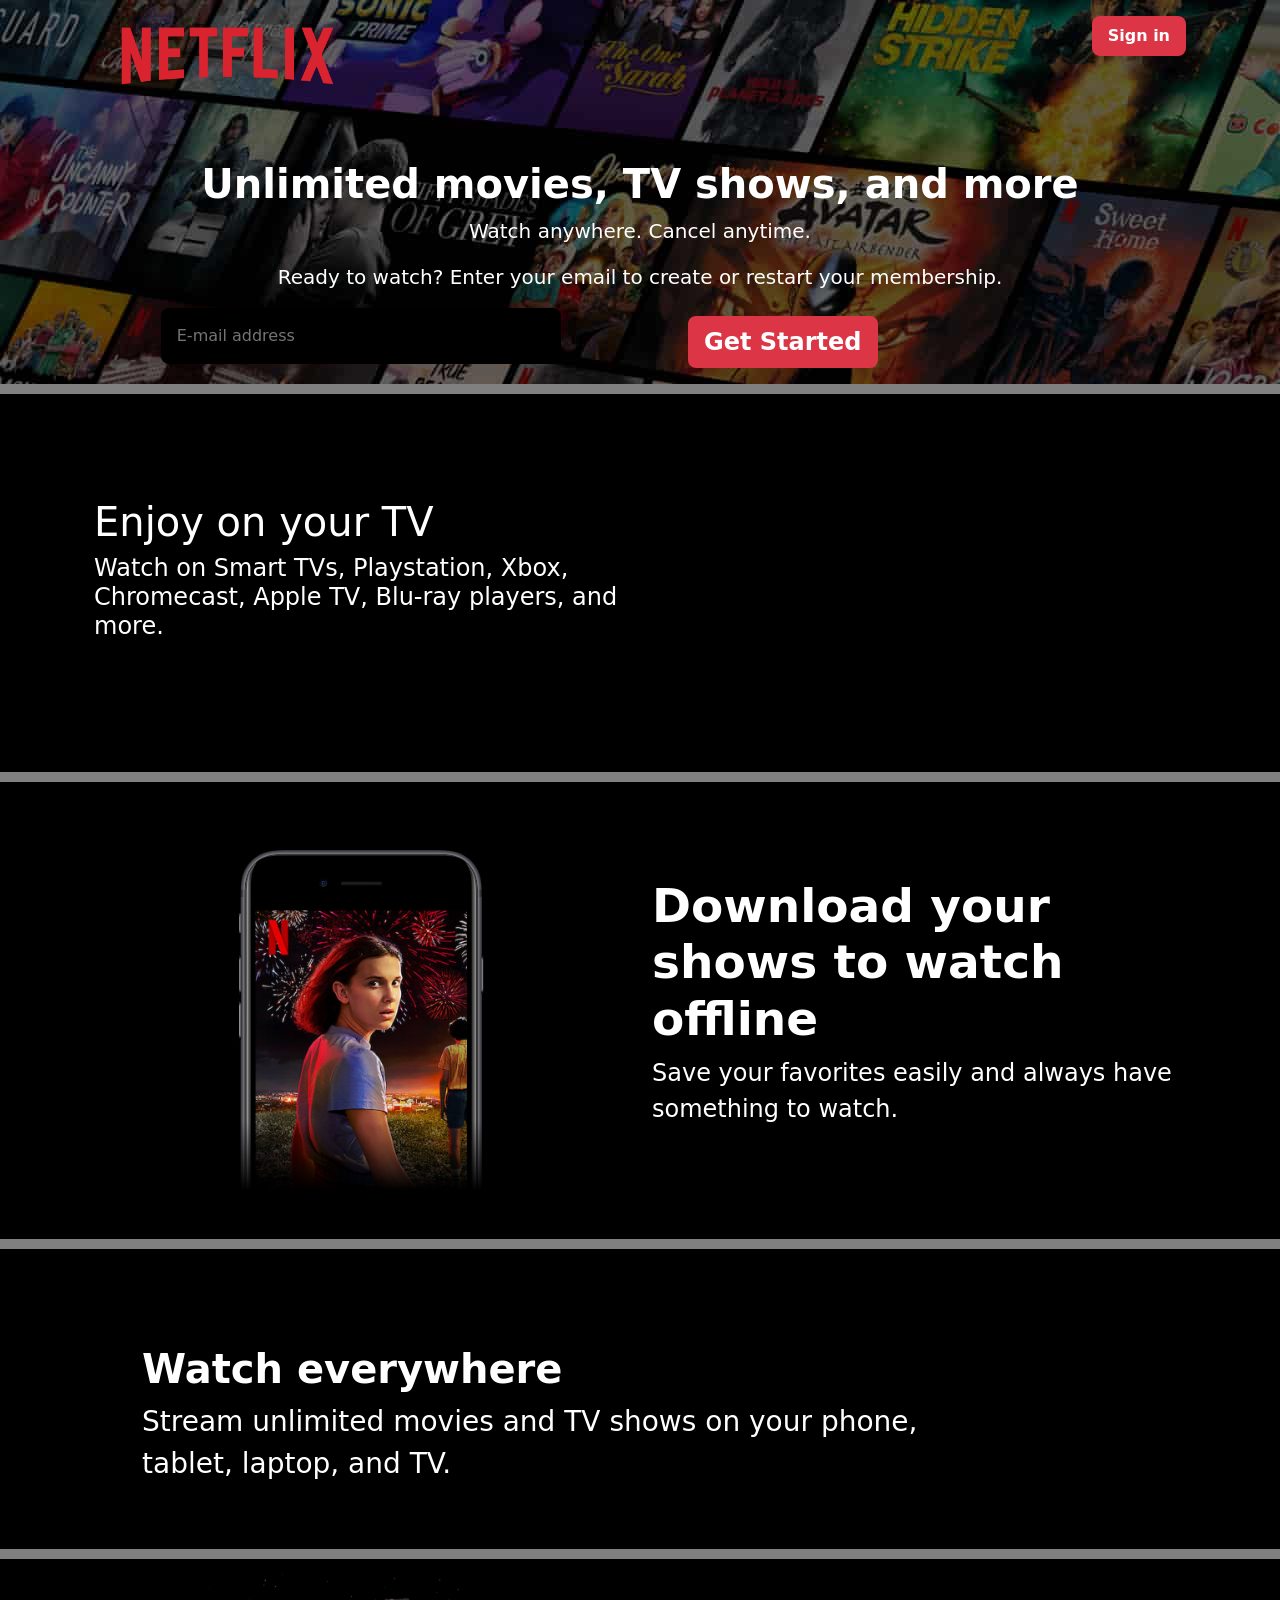
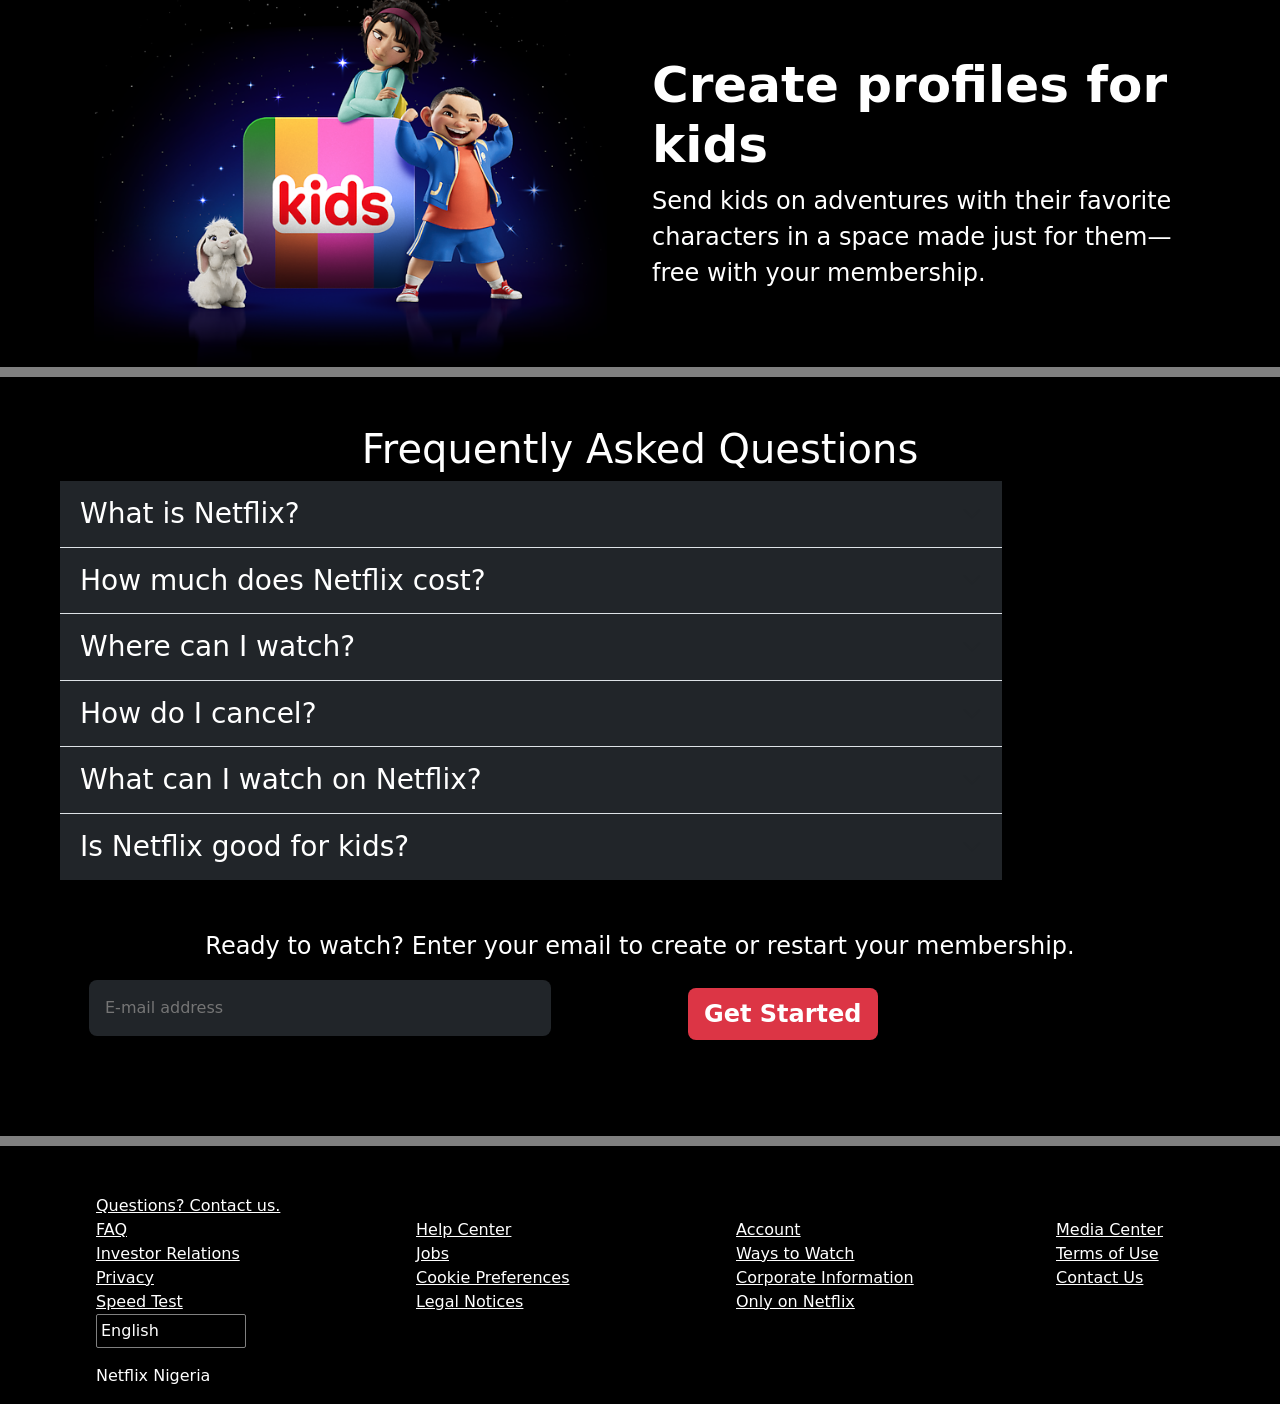
<file: index.html>
<!DOCTYPE html>
<html lang="en">
<head>
  <meta charset="UTF-8">
  <meta name="viewport" content="width=device-width, initial-scale=1.0">
  <title>Netflix</title>
  <link rel="stylesheet" href="Netflix.css">
  <link rel="stylesheet" href="bootstrap-5.3.2-dist/bootstrap-5.3.2-dist/css/bootstrap.css">
</head>
<body>
    <header>
      <div  class="container">
        <div class="row mx-auto" >
          <div class="col-lg-6 col-md-6 col-sm-6 image">
             <img src="img/Netflix_Logo_PMS.png" alt="" class="w-50">
          </div>
          <div class="col-lg-6 col-md-6 col-sm-3  mt-3 but">
            <button class="bg-danger px-3 py-2 text-white ms-5 fw-bold" style="border-radius: 8px; float: inline-end; border:none ">Sign in</button>
          </div>
        </div>
      </div>
      <div class="container mt-5">
        <div class="row mx-auto ">
          <div class="col-lg-12 col-md-12 col-sm-12 text-white text-center" >
             <div style="padding-bottom: 200px;">
              <h1 class="fw-bold ">
                Unlimited movies, TV shows, and more</h1>
                <p class="fs-5">Watch anywhere. Cancel anytime.</p>
                <p class="fs-5">Ready to watch? Enter your email to create or restart your membership.</p>
               
             </div>
          </div>
        </div>
        <div class="row mx-auto" style="margin-top: -200px;">
          <span class="col-lg-6 col-md-6 col-sm-12 text-center">
            <input type="email" placeholder="E-mail address" class="  px-3 py-3  bg-black w-75 email" style="border-radius: 8px; border:none ">
          </span>
          <span class=" col-lg-6 col-md-6 col-sm-12 ps-5 pt-2 pb-3">
            <button class="bg-danger px-3 py-2 text-white fw-bold fs-4" style="border-radius: 8px; border:none ">Get Started</button>
          </span>
        </div>
      </div>
    </header>
    <main>
      <section class="bg-black" style="border-bottom: 10px solid gray;">
        <div class="container pt-2">
          <div class="row mx-auto pb-5">
            <div class="col-lg-6 col-md-6 col-sm-12 pt-5 mt-5 text-white">
             <h1>Enjoy on your TV</h1>
             <h4>
              Watch on Smart TVs, Playstation, Xbox,
              Chromecast, Apple TV, Blu-ray players, and
              more.</h4>
            </div>
            <div class="col-lg-6 col-md-6 col-sm-12 mt-5">
              <video data-uia="nmhp-card-animation-asset-video" autoplay="" playsinline="" muted="" loop=""><source src="https://assets.nflxext.com/ffe/siteui/acquisition/ourStory/fuji/desktop/video-tv-0819.m4v" type="video/mp4" ></video>
            </div>
          </div>
        </div>
      </section>
      <section   class="bg-black" style="border-bottom: 10px solid gray;"> 
        <div class="container">
          <div class="row mx-auto save">
            <div class="col-lg-6 col-lg-6 col-sm-12">
              <img src="img/mobile-0819.jpg" alt="" class="w-100 pt-2 pb-5">
            </div>
            <div class="col-lg-6 col-md-6 col-sm-12 text-white mt-5 pt-5 mx-auto pl-5">
             <h1 style="font-size: 47px; font-weight: bold;">Download your shows to watch offline
            </h1>
            <p class="fs-4">Save your favorites easily and always have something to watch.
            </p>
            </div>
          </div>
        </div>
      </section>
      <section    class="bg-black" style="border-bottom: 10px solid gray;">
        <div class="container">
          <div class="row mx-auto  ms-5 pl-5">
            <div class="col-lg-12 col-md-12 col-sm-12 text-white pt-5 mt-5">
             <h1 style="font-size: px; font-weight: bold;">Watch  everywhere
            </h1>
            <p class="fs-3 w-75 pb-5 ">Stream unlimited movies and TV shows on your phone, tablet, laptop, and TV.
            </p>
            </div>
          </div>
        </div>
      </section>
      <section    class="bg-black" style="border-bottom: 10px solid gray;">
        <div class="container">
          <div class="row mx-auto">
            <div class="col-lg-6 col-md-6 col-sm-12 pt-2 ">
              <img src="img/AAAABejKYujIIDQciqmGJJ8BtXkYKKTi5jiqexltvN1YmvXYIfX8B9CYwooUSIzOKneblRFthZAFsYLMgKMyNfeHwk16DmEkpIIcb6A3.png" alt="" class="w-100">
            </div>
            <div class="col-lg-6 col-md-6 col-sm-12 pt-5 text-white mt-5  ">
              <h1  style="font-size: 50px; font-weight: bold;">Create profiles for kids
              </h1>
              <p class="fs-4 pb-5">Send kids on adventures with their favorite characters in a space made just for them—free with your membership.
              </p>
            </div>
          </div>
        </div>
      </section>
      <section  class="bg-black" style="border-bottom: 10px solid gray; padding-bottom: 80px;">
        <div class="contianer">
            <div class="row mx-auto text-center justify-content-center">
                <div class="col-lg-12 col-md-12 col-sm-12 pt-5 text-white">
                    <h1>Frequently Asked Questions</h1>
               </div>
               <div class="accordion accordion-flush" id="accordionFlushExample mt-5"  >
                <div class="accordion-item  bg-dark  w-75 ms-5 ">
                  <h2 class="accordion-header  bg-dark" >
                    <button class="accordion-button collapsed bg-dark text-white fs-3" type="button" data-bs-toggle="collapse" data-bs-target="#flush-collapseOne" aria-expanded="false" aria-controls="flush-collapseOne" >
                      What is Netflix?
                    </button>
                  </h2>
                  <div id="flush-collapseOne" class="accordion-collapse collapse text-white fs-5" data-bs-parent="#accordionFlushExample">
                    <div class="accordion-body">Netflix is a streaming service that offers a wide variety of award-winning TV shows, movies, anime, documentaries, and more on thousands of internet-connected devices.

                      You can watch as much as you want, whenever you want without a single commercial – all for one low monthly price. There's always something new to discover and new TV shows and movies are added every week!</div>
                  </div>
                </div>
                <div class="accordion-item bg-dark  w-75 ms-5" >
                  <h2 class="accordion-header  bg-dark ">
                    <button class="accordion-button collapsed text-white bg-dark fs-3" type="button" data-bs-toggle="collapse" data-bs-target="#flush-collapseTwo" aria-expanded="false" aria-controls="flush-collapseTwo">
                      How much does Netflix cost?
                    </button>
                  </h2>
                  <div id="flush-collapseTwo" class="accordion-collapse collapse text-white fs-5" data-bs-parent="#accordionFlushExample">
                    <div class="accordion-body">Watch Netflix on your smartphone, tablet, Smart TV, laptop, or streaming device, all for one fixed monthly fee. Plans range from ₦1,200 to ₦4,400 a month. No extra costs, no contracts.</div>
                  </div>
                </div>
                <div class="accordion-item  bg-dark  w-75 ms-5 ">
                  <h2 class="accordion-header ">
                    <button class="accordion-button collapsed text-white bg-dark fs-3" type="button" data-bs-toggle="collapse" data-bs-target="#flush-collapseThree" aria-expanded="false" aria-controls="flush-collapseThree">
                      Where can I watch?
                    </button>
                  </h2>
                  <div id="flush-collapseThree" class="accordion-collapse collapse text-white fs-5" data-bs-parent="#accordionFlushExample">
                    <div class="accordion-body">Watch anywhere, anytime. Sign in with your Netflix account to watch instantly on the web at netflix.com from your personal computer or on any internet-connected device that offers the Netflix app, including smart TVs, smartphones, tablets, streaming media players and game consoles.

                      You can also download your favorite shows with the iOS, Android, or Windows 10 app. Use downloads to watch while you're on the go and without an internet connection. Take Netflix with you anywhere.</div>
                  </div>
                </div>
                <div class="accordion-item  bg-dark w-75 ms-5" >
                  <h2 class="accordion-header  "> 
                    <button class="accordion-button collapsed  bg-dark text-white fs-3 " type="button" data-bs-toggle="collapse" data-bs-target="#flush-collapseFour" aria-expanded="false" aria-controls="flush-collapseFour" >
                      How do I cancel?
                    </button>
                  </h2>
                  <div id="flush-collapseFour" class="accordion-collapse  collapse text-white fs-5 " data-bs-parent="#accordionFlushExample">
                    <div class="accordion-body ">Netflix is flexible. There are no pesky contracts and no commitments. You can easily cancel your account online in two clicks. There are no cancellation fees – start or stop your account anytime.</div>
                  </div>
                </div>
                <div class="accordion-item  bg-dark w-75 ms-5" >
                  <h2 class="accordion-header  "> 
                    <button class="accordion-button collapsed  bg-dark text-white fs-3 " type="button" data-bs-toggle="collapse" data-bs-target="#flush-collapseFive" aria-expanded="false" aria-controls="flush-collapseFive" >
                      What can I watch on Netflix?
                    </button>
                  </h2>
                  <div id="flush-collapseFive" class="accordion-collapse  collapse text-white fs-5 " data-bs-parent="#accordionFlushExample">
                    <div class="accordion-body ">Netflix has an extensive library of feature films, documentaries, TV shows, anime, award-winning Netflix originals, and more. Watch as much as you want, anytime you want.</div>
                  </div>
                </div>
                <div class="accordion-item  bg-dark w-75 ms-5" >
                  <h2 class="accordion-header  "> 
                    <button class="accordion-button collapsed  bg-dark text-white fs-3 " type="button" data-bs-toggle="collapse" data-bs-target="#flush-collapsesix" aria-expanded="false" aria-controls="flush-collapsesix" >
                      Is Netflix good for kids?
                    </button>
                  </h2>
                  <div id="flush-collapsesix" class="accordion-collapse  collapse text-white fs-5 " data-bs-parent="#accordionFlushExample">
                    <div class="accordion-body">The Netflix Kids experience is included in your membership to give parents control while kids enjoy family-friendly TV shows and movies in their own space.

                      Kids profiles come with PIN-protected parental controls that let you restrict the maturity rating of content kids can watch and block specific titles you don’t want kids to see.</div>
                  </div>
                </div>
              </div>
          </div>
          <div class="col-lg-12 col-md-12 col-sm-12 text-white text-center">
            <p class="text-white text-center pt-5 fs-4">Ready to watch? Enter your email to create or restart your membership.
            </p>
          </div>
          <div class="row mx-auto" >
            <span class="col-lg-6 col-md-6 col-sm-12 text-center">
              <input type="email" placeholder="E-mail address" class="  px-3 py-3  bg-dark w-75 email" style="border-radius: 8px; border:none ">
            </span>
            <span class=" col-lg-6 col-md-6 col-sm-12 ps-5 pt-2 pb-3">
              <button class="bg-danger px-3 py-2 text-white fw-bold fs-4" style="border-radius: 8px; border:none ">Get Started</button>
            </span>
          </div>
       </div>
      </section>
    </main>
    <footer class="bg-black">
      <div class="contianer">
        <div class="row mx-auto">
          <div class="col-lg-3 col-md-6 col-sm-3 text-white ps-5 mt-5 ">
           <a href="" class="ps-5 text-white">Questions? Contact us.</a><br>
           <a href=""  class="ps-5 text-white">FAQ</a><br>
           <a href="" class="ps-5 text-white">Investor Relations</a><br>
           <a href="" class="ps-5 text-white">Privacy</a><br>
           <a href="" class="ps-5 text-white">Speed Test</a>
           <p style="border: 0.5px solid gray ; width: 150px; border-radius: 2px;" class="ms-5 p-1">English</p>
           <p class="ps-5 ">Netflix Nigeria</p>
          </div>
          <div class="col-lg-3 col-md-6 col-sm-3 text-white ps-5 mt-5">
            <a href="" class="ps-5 d-none ">Questions? Contact us.</a><br>
            <a href=""  class="ps-5 text-white ">
              Help Center</a><br>
            <a href="" class="ps-5 text-white">Jobs</a><br>
            <a href="" class="ps-5 text-white">Cookie Preferences</a><br>
            <a href="" class="ps-5 text-white">Legal Notices</a>
           </div>
           <div class="col-lg-3 col-md-6 col-sm-3 text-white ps-5 mt-5">
            <a href="" class="ps-5 d-none">Questions? Contact us.</a><br>
            <a href=""  class="ps-5 text-white">
              Account</a><br>
            <a href="" class="ps-5 text-white">Ways to Watch</a><br>
            <a href="" class="ps-5 text-white">
              Corporate Information</a><br>
            <a href="" class="ps-5 text-white">
              Only on Netflix</a>
           </div>
           <div class="col-lg-3 col-md-6 col-sm-3 text-white ps-5 mt-5">
            <a href="" class="ps-5 d-none">Questions? Contact us.</a><br>
            <a href=""  class="ps-5 text-white ">
              Media Center</a><br>
            <a href="" class="ps-5 text-white">
              Terms of Use</a><br>
            <a href="" class="ps-5 text-white">Contact Us</a><br>
           </div>
        </div>
      </div>
    </footer>
    


    <script src="bootstrap-5.3.2-dist/bootstrap-5.3.2-dist/js/bootstrap.bundle.js"></script>
</body>
</html>
</file>
<file: Netflix.css>
header{
    background-image: url(img/NG-en-20231218-popsignuptwoweeks-perspective_alpha_website_small.jpg), linear-gradient(rgb(0,0,0,0.5),rgb(0,0,0,0.5));
    height: auto;
    width: 100%;
    justify-content: center;
    background-blend-mode: overlay;
   border-bottom: 10px solid gray;
}
video {
    width: 100% !important;
}








@media screen  and (max-width: 767px){
     div.but{
        margin-top: -40px !important;
    }
    div .image{
        width: 75% ;
    }
     input .email{
        width: 75% ;
        display: flex;
        flex-direction: column;
    }
    div .save{
        flex-wrap: wrap-reverse;
        flex-direction: row-reverse;
    }
}

@media (min-width:769px) and (max-width: 992px){
    .net{
        width: 1000px;
    display: block;
    margin-left: -400px;
    }
}
.pico:hover{
background-color: blue;
color: blue;
}
</file>
